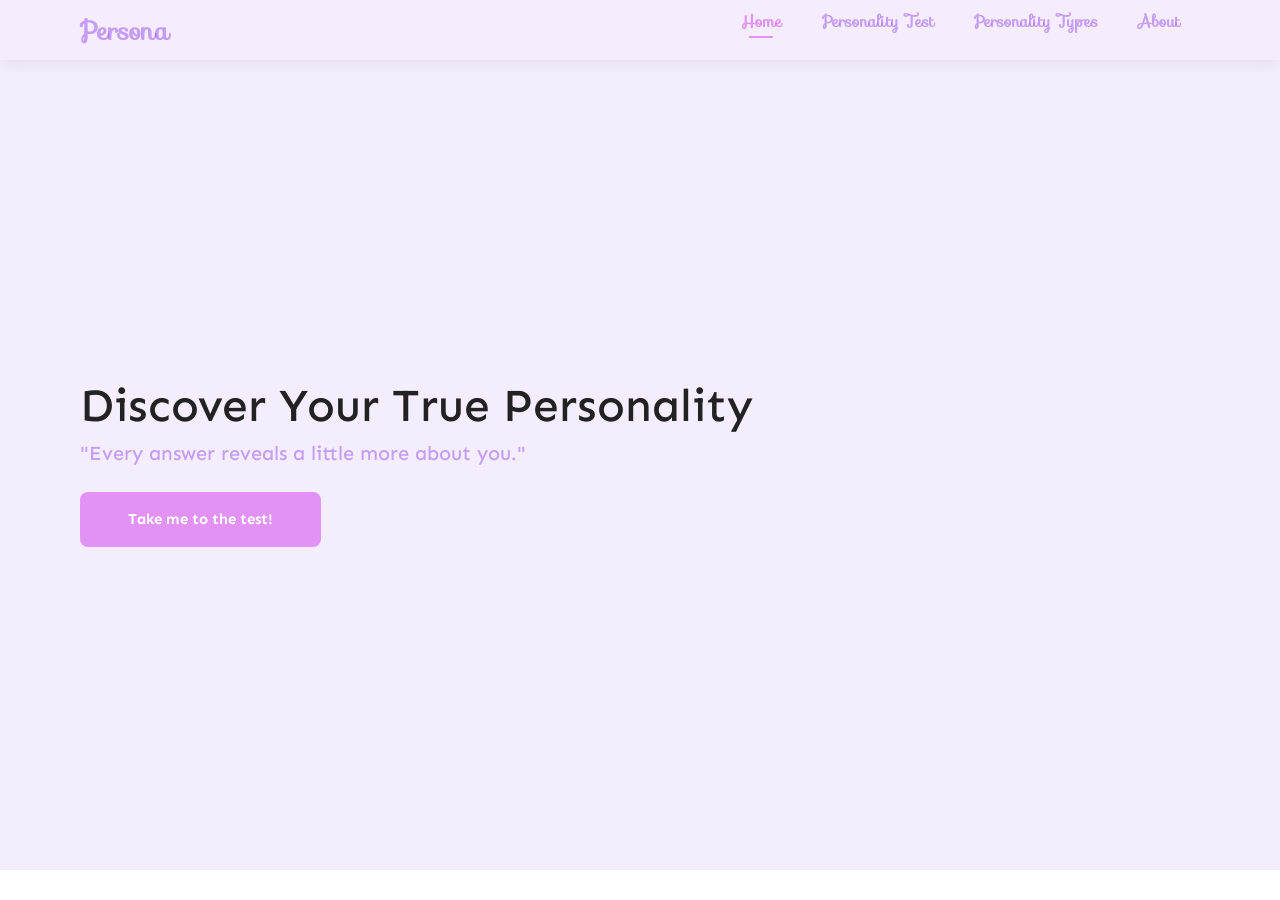
<file: week-8-html-css-javascript/homepage/index.html>
<!DOCTYPE html>

<html lang="en">
    <head>
        <meta charset="UTF-8">
        <meta http-equiv="X-UA-Compatible" content="IE=edge">
        <meta name="viewport" content="width=device-width, initial-scale=1.0">
        <link href="https://cdn.jsdelivr.net/npm/bootstrap@5.3.8/dist/css/bootstrap.min.css" rel="stylesheet" integrity="sha384-sRIl4kxILFvY47J16cr9ZwB07vP4J8+LH7qKQnuqkuIAvNWLzeN8tE5YBujZqJLB" crossorigin="anonymous">
        <script src="https://cdn.jsdelivr.net/npm/bootstrap@5.3.8/dist/js/bootstrap.bundle.min.js"></script>
        <!-- <link rel="stylesheet" href="https://fonts.googleapis.com/css2?family=Material+Symbols+Outlined" /> -->
        <link href="styles.css" rel="stylesheet">
        <script src="script.js" defer></script>
        <title>Persona - Know your personality!</title>
    </head>
    <body>
        <section id="header">
             <a href="index.html">Persona</a>

            <div>
                <ul id="navbar">
                    <li><a class = "active" href="index.html">Home</a></li>
                    <li><a href="test.html">Personality Test</a></li>
                    <li><a href="types.html">Personality Types</a></li>
                    <li><a href="about.html">About</a></li>
                    <img id="close" src="img/close.png" alt="close_icon">
                </ul>
            </div>
            <div id="mobile">
                <img id="bar" src="img/menu.png"  alt="menu_icon">
            </div>
        </section>

        <section id="main">
            <h2>Discover Your True Personality</h2>
            <h4>"Every answer reveals a little more about you."</h4>
            <div class="text-center my-1">
                <button class="btn btn-lg px-5 py-3" id="landOnTest">
                    Take me to the test!
                </button>
            </div>
        </section>

    </body>
</html>
</file>
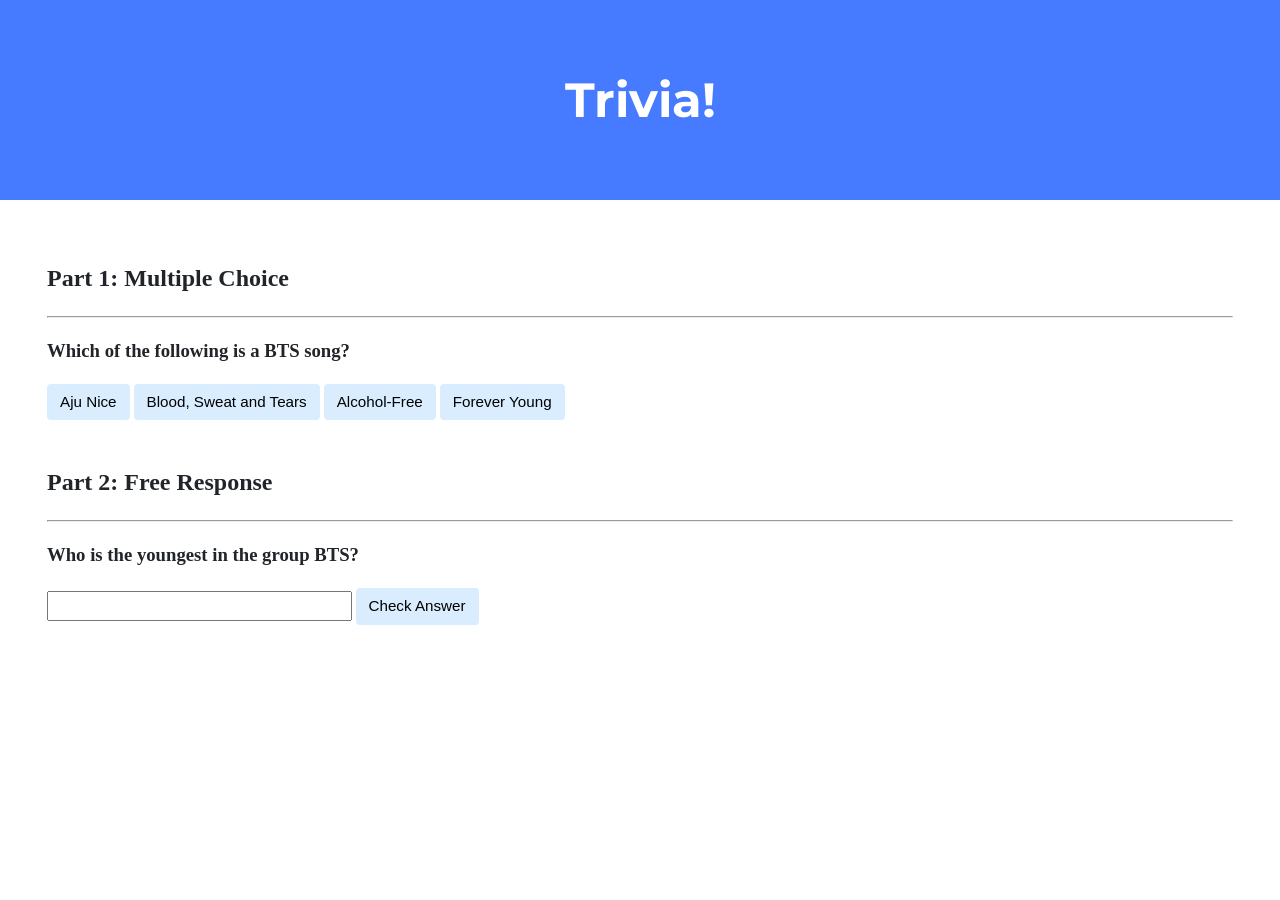
<file: week-8-html-css-javascript/trivia/index.html>
<!DOCTYPE html>

<html lang="en">
    <head>
        <link href="https://fonts.googleapis.com/css2?family=Montserrat:wght@500&display=swap" rel="stylesheet">
        <link href="styles.css" rel="stylesheet">
        <title>Trivia!</title>
        <script>
            // TODO: Add code to check answers to questions
            function checkQ1(val) {
                if(val != "2") {
                    document.querySelector("#mc").innerHTML = "Incorrect";
                    document.querySelector("#b" + val).style.backgroundColor = "red";
                }
                else {
                    document.querySelector("#mc").innerHTML = "Correct!";
                    document.querySelector("#b" + val).style.backgroundColor = "green";
                }
            }

            function checkQ2() {
                let val = document.querySelector("#youngest").value.trim().toLowerCase();
                if(val === "jeon jungkook" ||
                    val === "jeon jung kook" ||
                    val === "jk" ||
                    val === "kookie")
                {
                    document.querySelector("#tx").innerHTML = "Correct!";
                    document.querySelector("#youngest").style.color = "green";
                }
                else {
                    document.querySelector("#tx").innerHTML = "Incorrect";
                    document.querySelector("#youngest").style.color = "red";
                }
            }

        </script>
    </head>
    <body>
        <div class="header">
            <h1>Trivia!</h1>
        </div>

        <div class="container">
            <div class="section">
                <h2>Part 1: Multiple Choice </h2>
                <hr>
                <!-- TODO: Add multiple choice question here -->
                 <h3>Which of the following is a BTS song?</h3><p id="mc"></p>
                 <button id="b1" onClick="checkQ1('1')">Aju Nice</button>
                 <button id="b2" onClick="checkQ1('2')">Blood, Sweat and Tears</button>
                 <button id="b3" onClick="checkQ1('3')">Alcohol-Free</button>
                 <button id="b4" onClick="checkQ1('4')">Forever Young</button>
            </div>

            <div class="section">
                <h2>Part 2: Free Response</h2>
                <hr>
                <!-- TODO: Add free response question here -->
                 <h3>Who is the youngest in the group BTS?</h3><p id="tx"></p>
                 <input type="text" id="youngest">
                 <button onClick="checkQ2()">Check Answer</button>
            </div>
        </div>
    </body>
</html>
</file>
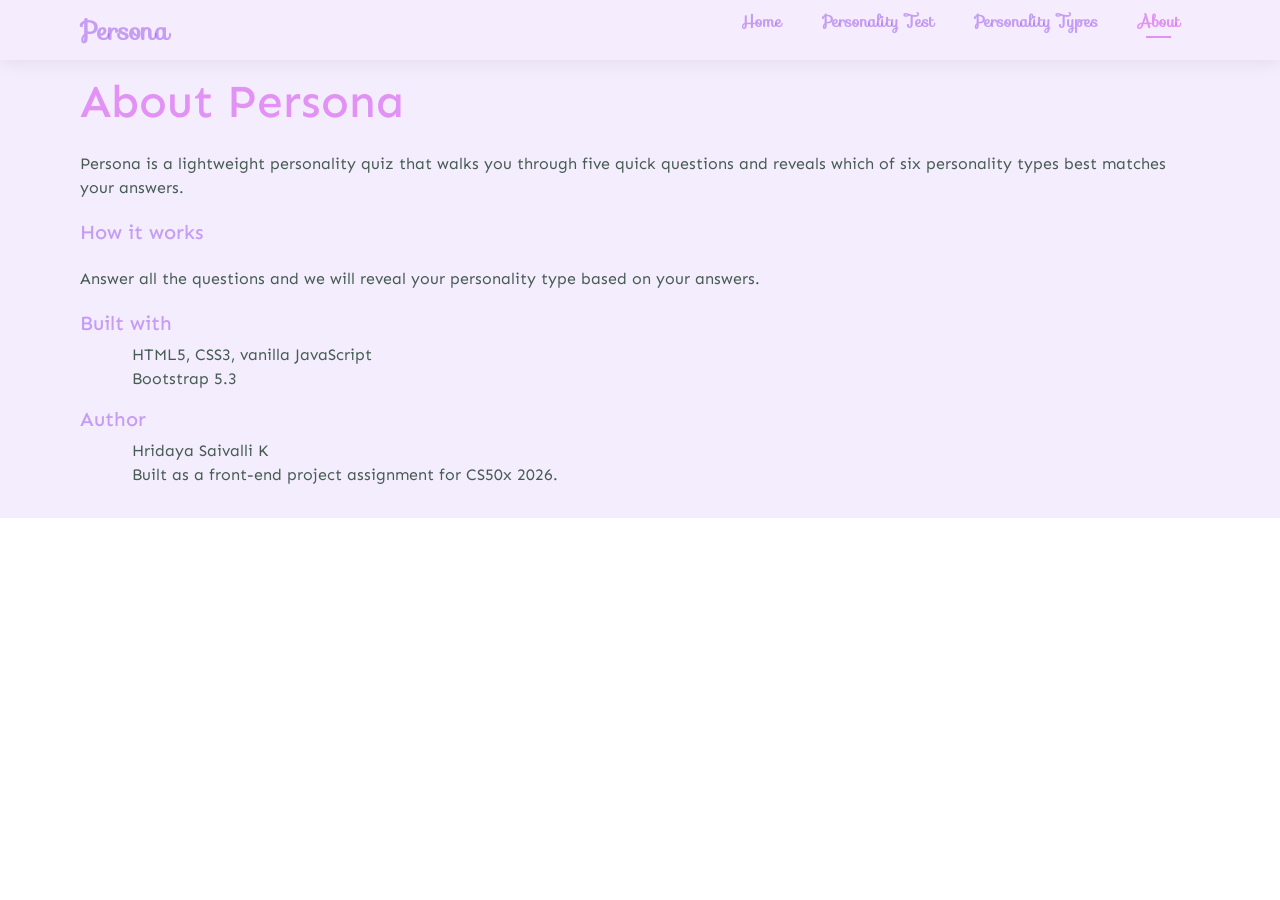
<file: week-8-html-css-javascript/homepage/about.html>
<!DOCTYPE html>

<html lang="en">
    <head>
        <meta charset="UTF-8">
        <meta http-equiv="X-UA-Compatible" content="IE=edge">
        <meta name="viewport" content="width=device-width, initial-scale=1.0">
        <link href="https://cdn.jsdelivr.net/npm/bootstrap@5.3.8/dist/css/bootstrap.min.css" rel="stylesheet" integrity="sha384-sRIl4kxILFvY47J16cr9ZwB07vP4J8+LH7qKQnuqkuIAvNWLzeN8tE5YBujZqJLB" crossorigin="anonymous">
        <script src="https://cdn.jsdelivr.net/npm/bootstrap@5.3.8/dist/js/bootstrap.bundle.min.js"></script>
        <!-- <link rel="stylesheet" href="https://fonts.googleapis.com/css2?family=Material+Symbols+Outlined" /> -->
        <link href="styles.css" rel="stylesheet">
        <script src="script.js" defer></script>
        <title>Persona - Know your personality!</title>
    </head>
    <body>
        <section id="header">
            <a href="index.html">Persona</a>

            <div>
                <ul id="navbar">
                    <li><a href="index.html">Home</a></li>
                    <li><a href="test.html">Personality Test</a></li>
                    <li><a href="types.html">Personality Types</a></li>
                    <li><a class="active" href="about.html">About</a></li>
                    <img id="close" src="img/close.png" alt="close_icon">
                </ul>
            </div>
            <div id="mobile">
                <img id="bar" src="img/menu.png" alt="menu_icon">
            </div>
        </section>

        <section id="about" class="section-p1">
            <h2>About Persona</h2>
            <p>Persona is a lightweight personality quiz that walks you through five quick questions and reveals which of six personality types best matches your answers.</p>

            <h4>How it works</h4>
            <p>Answer all the questions and we will reveal your personality type based on your answers.</p>

            <h4>Built with</h4>
            <ul>
                <li>HTML5, CSS3, vanilla JavaScript</li>
                <li>Bootstrap 5.3</li>
            </ul>

            <h4>Author</h4>
            <ul>
                <li>Hridaya Saivalli K</li>
                <li>Built as a front-end project assignment for CS50x 2026.</li>
            </ul>
        </section>

    </body>
</html>
</file>
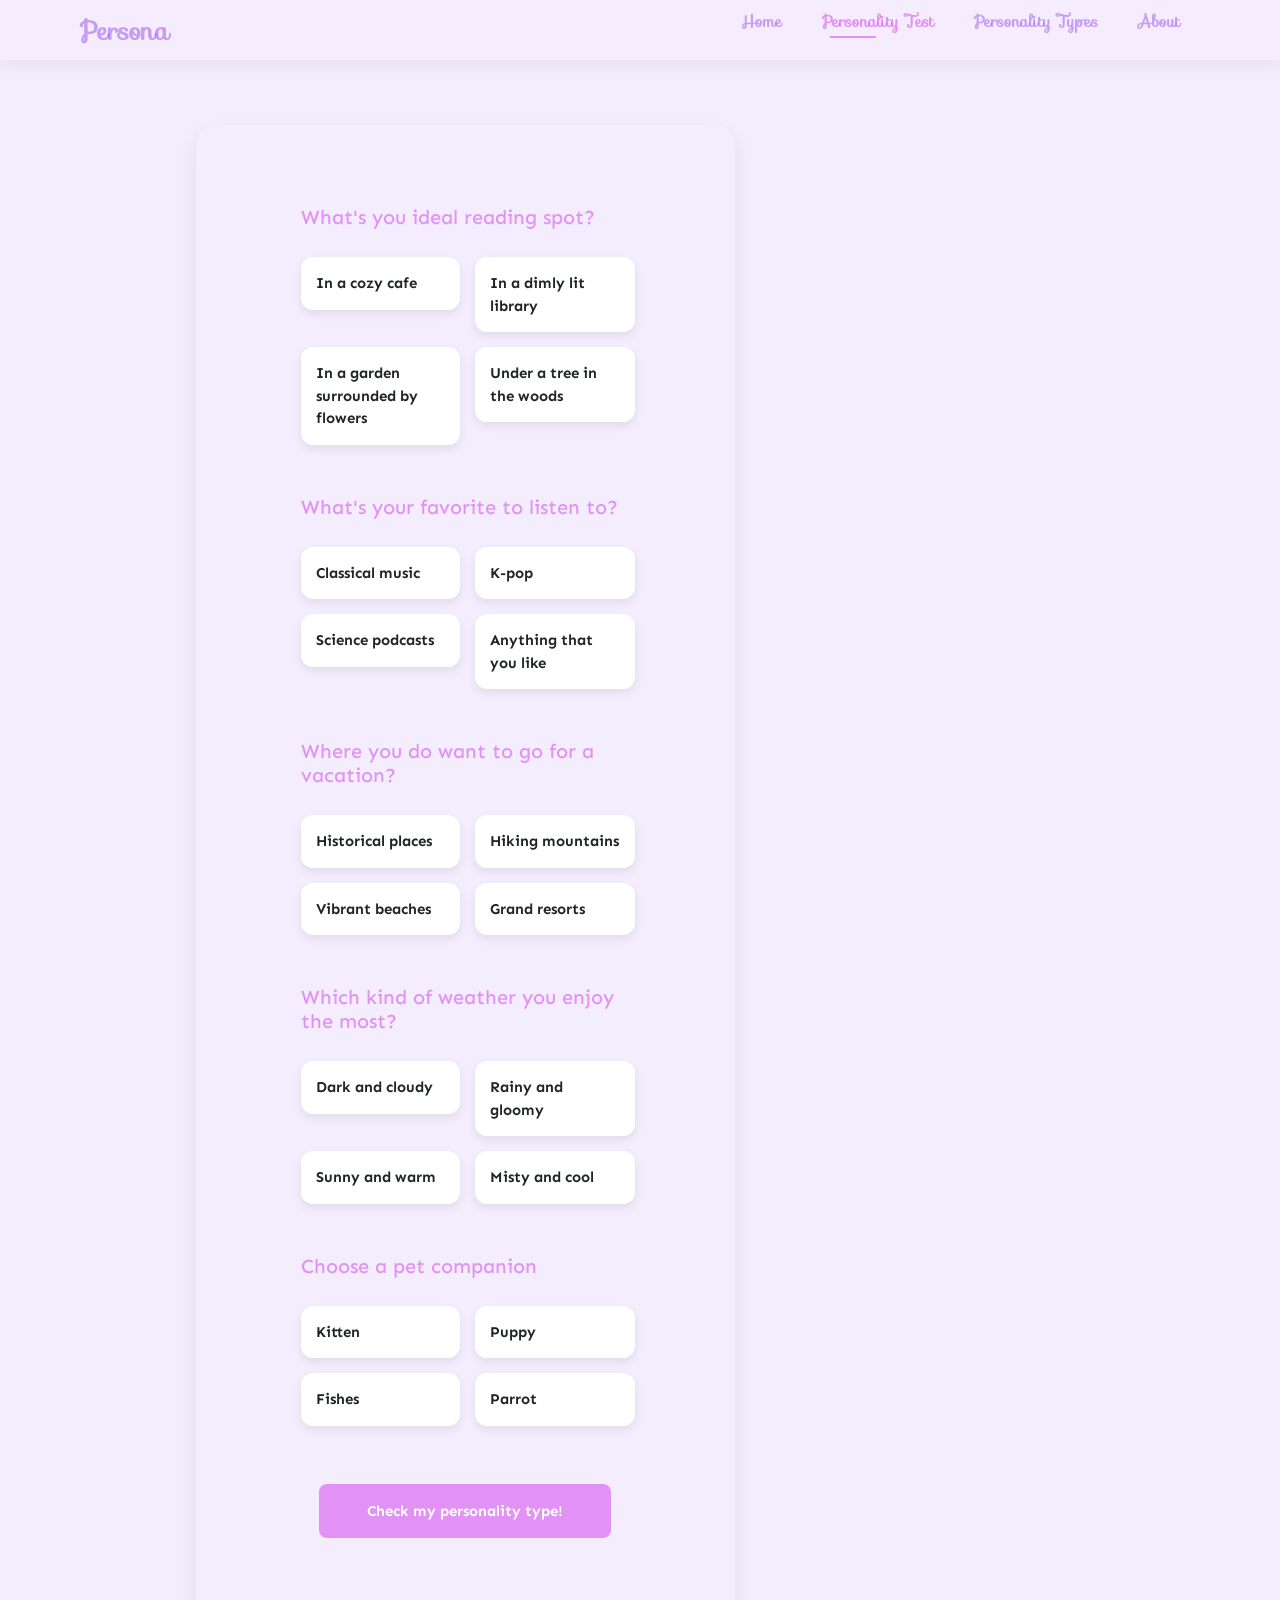
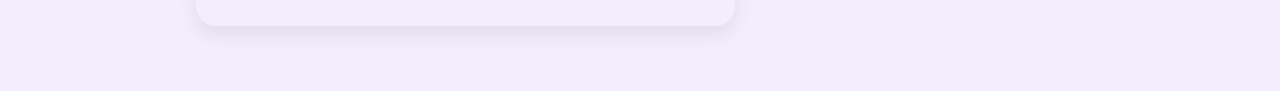
<file: week-8-html-css-javascript/homepage/test.html>
<!DOCTYPE html>

<html lang="en">
    <head>
        <meta charset="UTF-8">
        <meta http-equiv="X-UA-Compatible" content="IE=edge">
        <meta name="viewport" content="width=device-width, initial-scale=1.0">
        <link href="https://cdn.jsdelivr.net/npm/bootstrap@5.3.8/dist/css/bootstrap.min.css" rel="stylesheet" integrity="sha384-sRIl4kxILFvY47J16cr9ZwB07vP4J8+LH7qKQnuqkuIAvNWLzeN8tE5YBujZqJLB" crossorigin="anonymous">
        <script src="https://cdn.jsdelivr.net/npm/bootstrap@5.3.8/dist/js/bootstrap.bundle.min.js"></script>
        <!-- <link rel="stylesheet" href="https://fonts.googleapis.com/css2?family=Material+Symbols+Outlined" /> -->
        <link href="styles.css" rel="stylesheet">
        <script src="script.js" defer></script>
        <title>Persona - Know your personality!</title>
    </head>
    <body>
        <section id="header">
            <a href="index.html">Persona</a>

            <div>
                <ul id="navbar">
                    <li><a href="index.html">Home</a></li>
                    <li><a class="active" href="test.html">Personality Test</a></li>
                    <li><a href="types.html">Personality Types</a></li>
                    <li><a href="about.html">About</a></li>
                    <img id="close" src="img/close.png" alt="close_icon">
                </ul>
            </div>
            <div id="mobile">
                <img id="bar" src="img/menu.png" alt="menu_icon">
            </div>
        </section>


        <section id="test">
            <form id="testForm">
                <div id="questions">
                    <h5 class="question">What's you ideal reading spot?</h5>
                    <div class="options">
                        <span>
                            <input type="radio" id="option11" name="q1" value="3">
                            <label for="option11">In a cozy cafe</label>
                        </span>
                        <span>
                            <input type="radio" id="option21" name="q1" value="5">
                            <label for="option21">In a dimly lit library</label>
                        </span>
                        <span>
                            <input type="radio" id="option31" name="q1" value="1">
                            <label for="option31">In a garden surrounded by flowers</label>
                        </span>
                        <span>
                            <input type="radio" id="option41" name="q1" value="10">
                            <label for="option41">Under a tree in the woods</label>
                        </span>
                    </div>

                    <h5 class="question">What's your favorite to listen to?</h5>
                    <div class="options">
                        <span>
                            <input type="radio" id="option12" name="q2" value="3">
                            <label for="option12">Classical music</label>
                        </span>
                        <span>
                            <input type="radio" id="option22" name="q2" value="1">
                            <label for="option22">K-pop</label>
                        </span>
                        <span>
                            <input type="radio" id="option32" name="q2" value="5">
                            <label for="option32">Science podcasts</label>
                        </span>
                        <span>
                            <input type="radio" id="option42" name="q2" value="10">
                            <label for="option42">Anything that you like</label>
                        </span>
                    </div>

                    <h5 class="question">Where you do want to go for a vacation?</h5>
                    <div class="options">
                        <span>
                            <input type="radio" id="option13" name="q3" value="5">
                            <label for="option13">Historical places</label>
                        </span>
                        <span>
                            <input type="radio" id="option23" name="q3" value="3">
                            <label for="option23">Hiking mountains</label>
                        </span>
                        <span>
                            <input type="radio" id="option33" name="q3" value="1">
                            <label for="option33">Vibrant beaches</label>
                        </span>
                        <span>
                            <input type="radio" id="option43" name="q3" value="10">
                            <label for="option43">Grand resorts</label>
                        </span>
                    </div>

                    <h5 class="question">Which kind of weather you enjoy the most?</h5>
                    <div class="options">
                        <span>
                            <input type="radio" id="option14" name="q4" value="10">
                            <label for="option14">Dark and cloudy</label>
                        </span>
                        <span>
                            <input type="radio" id="option24" name="q4" value="1">
                            <label for="option24">Rainy and gloomy</label>
                        </span>
                        <span>
                            <input type="radio" id="option34" name="q4" value="3">
                            <label for="option34">Sunny and warm</label>
                        </span>
                        <span>
                            <input type="radio" id="option44" name="q4" value="5">
                            <label for="option44">Misty and cool</label>
                        </span>
                    </div>

                    <h5 class="question">Choose a pet companion</h5>
                    <div class="options">
                        <span>
                            <input type="radio" id="option15" name="q5" value="10">
                            <label for="option15">Kitten</label>
                        </span>
                        <span>
                            <input type="radio" id="option25" name="q5" value="1">
                            <label for="option25">Puppy</label>
                        </span>
                        <span>
                            <input type="radio" id="option35" name="q5" value="3">
                            <label for="option35">Fishes</label>
                        </span>
                        <span>
                            <input type="radio" id="option45" name="q5" value="5">
                            <label for="option45">Parrot</label>
                        </span>
                    </div>
                    <div class="text-center my-5">
                        <button class="btn btn-lg px-5 py-3" id="submitTest">
                            Check my personality type!
                        </button>
                    </div>
                </div>
            </form>

            <div id="result" class="text-center">
                <h2 id="resultTitle"></h2>
                <p id="resultDesc"></p>
                <button class="btn btn-lg px-5 py-3" id="retakeTest">
                    Retake the test
                </button>
            </div>
        </section>

    </body>
</html>
</file>
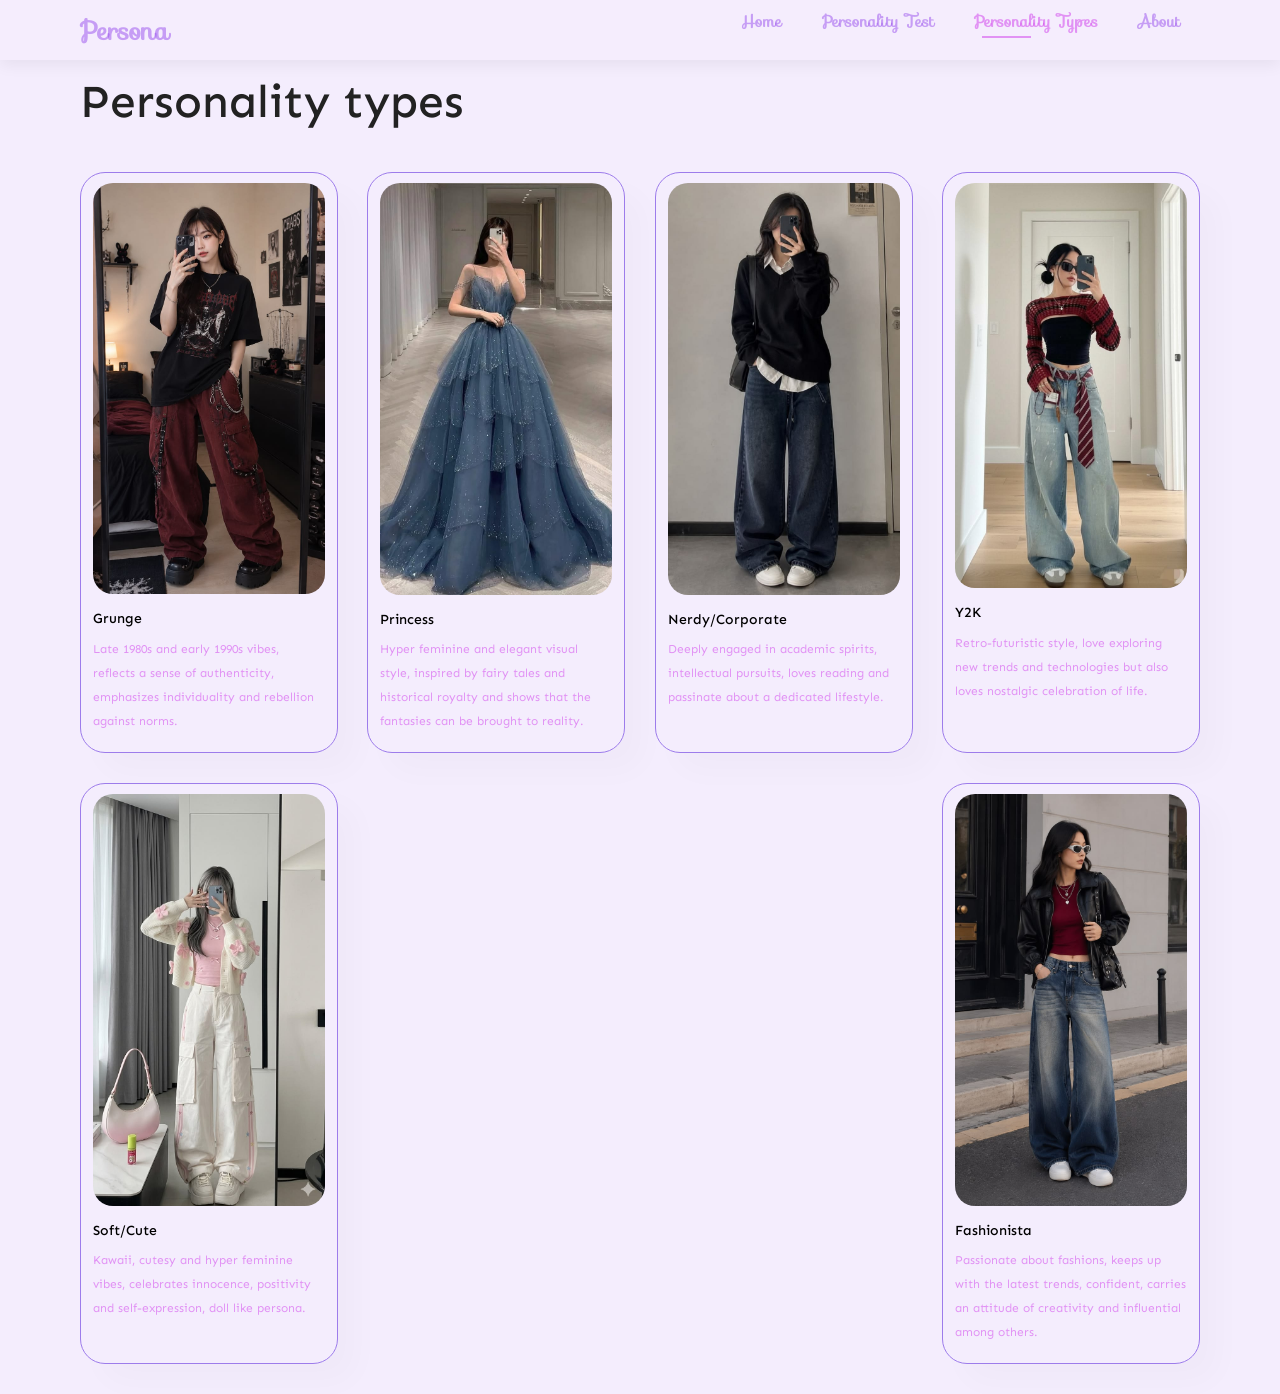
<file: week-8-html-css-javascript/homepage/types.html>
<!DOCTYPE html>

<html lang="en">
    <head>
        <meta charset="UTF-8">
        <meta http-equiv="X-UA-Compatible" content="IE=edge">
        <meta name="viewport" content="width=device-width, initial-scale=1.0">
        <link href="https://cdn.jsdelivr.net/npm/bootstrap@5.3.8/dist/css/bootstrap.min.css" rel="stylesheet" integrity="sha384-sRIl4kxILFvY47J16cr9ZwB07vP4J8+LH7qKQnuqkuIAvNWLzeN8tE5YBujZqJLB" crossorigin="anonymous">
        <script src="https://cdn.jsdelivr.net/npm/bootstrap@5.3.8/dist/js/bootstrap.bundle.min.js"></script>
        <!-- <link rel="stylesheet" href="https://fonts.googleapis.com/css2?family=Material+Symbols+Outlined" /> -->
        <link href="styles.css" rel="stylesheet">
        <script src="script.js" defer></script>
        <title>Persona - Know your personality!</title>
    </head>
    <body>
        <section id="header">
            <a href="index.html">Persona</a>

            <div>
                <ul id="navbar">
                    <li><a href="index.html">Home</a></li>
                    <li><a href="test.html">Personality Test</a></li>
                    <li><a class="active" href="types.html">Personality Types</a></li>
                    <li><a href="about.html">About</a></li>
                    <img id="close" src="img/close.png" alt="close_icon">
                </ul>
            </div>
            <div id="mobile">
                <img id="bar" src="img/menu.png" alt="menu_icon">
            </div>
        </section>

        <section id="types" class="section-p1">
            <h2>Personality types</h2>
            <div class="types-container">
                <div class="type">
                    <img src="img/types/grunge.jpg" alt="grunge">
                    <div class="desc">
                        <h5>Grunge</h5>
                        <span>Late 1980s and early 1990s vibes, reflects a sense of authenticity, emphasizes individuality and rebellion against norms.</span>
                    </div>
                </div>
                <div class="type">
                    <img src="img/types/princess.jpg" alt="princess">
                    <div class="desc">
                        <h5>Princess</h5>
                        <span>Hyper feminine and elegant visual style, inspired by fairy tales and historical royalty and shows that the fantasies can be brought to reality.</span>
                    </div>
                </div>
                <div class="type">
                    <img src="img/types/nerdy.jpg" alt="nerdy">
                    <div class="desc">
                        <h5>Nerdy/Corporate</h5>
                        <span>Deeply engaged in academic spirits, intellectual pursuits, loves reading and passinate about a dedicated lifestyle.</span>
                    </div>
                </div>
                <div class="type">
                    <img src="img/types/y2k.jpg" alt="y2k">
                    <div class="desc">
                        <h5>Y2K</h5>
                        <span>Retro-futuristic style, love exploring new trends and technologies but also loves nostalgic celebration of life.</span>
                    </div>
                </div>
                <div class="type">
                    <img src="img/types/softgirl.jpg" alt="softgirl">
                    <div class="desc">
                        <h5>Soft/Cute</h5>
                        <span>Kawaii, cutesy and hyper feminine vibes, celebrates innocence, positivity and self-expression, doll like persona.</span>
                    </div>
                </div>
                <div class="type">
                    <img src="img/types/fashionista.jpg" alt="fashionista">
                    <div class="desc">
                        <h5>Fashionista</h5>
                        <span>Passionate about fashions, keeps up with the latest trends, confident, carries an attitude of creativity and influential among others.</span>
                    </div>
                </div>

            </div>
        </section>

    </body>
</html>
</file>
<file: week-8-html-css-javascript/homepage/styles.css>
@import url('https://fonts.googleapis.com/css2?family=Sofia&display=swap');
@import url('https://fonts.googleapis.com/css2?family=Sen:wght@400..800&family=Sofia&display=swap');

* {
    margin: 0;
    padding: 0;
    box-sizing: border-box;
    font-family: 'Sen', sans-serif;
}

h1 {
    font-size: 50px;
    line-height: 64px;
    color: #222;
}

h2 {
    font-size: 46px;
    line-height: 54px;
    color: #222;
}

h4 {
    font-size: 20px;
    color: #222;
}

h6 {
    font-weight: 700;
    font-size: 12px;
}

p {
    font-size: 16px;
    color: #465b52;
    margin: 15px 0 20px 0;
}

body {
    width: 100%;
}

#header {
    display: flex;
    align-items: center;
    justify-content: space-between;
    padding: 10px 80px;
    background: #984EED1A;
    box-shadow: 0 5px 15px rgba(0, 0, 0, 0.06);
    z-index: 999;
    position: sticky;
    top: 0;
    left: 0;
}

#header a {
    text-decoration: none;
    font-size: 26px;
    font-weight: 600;
    color: #984EED80;
    font-family: 'Sofia', sans-serif;
}

#navbar {
    display: flex;
    align-items: center;
    justify-content: center;
}

#navbar li {
    list-style: none;
    padding: 0 20px;
    position: relative;
}

#navbar li a {
    text-decoration: none;
    font-size: 16px;
    font-weight: 600;
    color: #984EED80;
    transition: 0.3s ease;
    font-family: 'Sofia', sans-serif;
}

#navbar li a:hover,
#navbar li a.active {
    color: #D34EED91;
}

#navbar li a.active::after,
#navbar li a:hover::after {
    content: "";
    width: 30%;
    height: 2px;
    background: #D34EED91;
    position: absolute;
    bottom: -4px;
    left: 28px;
}

#main {
    background-image: url(img/background1.png);
    height: 90vh;
    width: 100%;
    background-size: cover;
    background-position: top 25% right 0;
    padding: 0 80px;
    display: flex;
    flex-direction: column;
    align-items:flex-start;
    justify-content: center;
}

#main h4 {
    padding-bottom: 15px;
}

#main h4 {
    color: #984EED80;
}

#main button {
    background-color: #D34EED91;
    color: #FFFFFF;
    border: 0;
    padding: 14px 80px 14px 65px;
    cursor: pointer;
    font-weight: 700;
    font-size: 15px;
}

#test {
    background-image: url(img/background1.png);
    width: 100%;
    background-size: cover;
    background-repeat: repeat;
    background-position: top 25% right 0;
    padding: 15px 80px 15px 80px;
    display: flex;
    flex-direction: column;
    align-items:flex-start;
    justify-content: center;
}

#test button {
    background-color: #D34EED91;
    color: #FFFFFF;
    border: 0;
    padding: 14px 80px 14px 65px;
    cursor: pointer;
    font-weight: 700;
    font-size: 15px;
    display: block;
    margin: 0 auto;
}

#questions {
    padding: 14px 80px 14px 65px;
    font-weight: 700;
    font-size: 15px;
    width: 70%;
    margin: 50px auto;
    padding: 40px;
    border-radius: 20px;
    box-shadow: 0 8px 20px rgba(0,0,0,0.08);
}

.question {
    color: #D34EED91;
    padding: 40px 60px 10px 65px;
}

.options {
    display: grid;
    grid-template-columns: repeat(2, 1fr);
    gap: 15px;
    padding: 10px 60px 10px 65px;
}

.options label {
    display: flex;
    align-items: center;
    gap: 10px;

    background: white;
    padding: 15px;
    border-radius: 12px;
    cursor: pointer;

    box-shadow: 0 4px 10px rgba(0,0,0,0.08);
    transition: 0.3s;
}

.options label:hover {
    background: #f3ecff;
    transform: translateY(-2px);
}

.options input[type="radio"] {
    accent-color: #9D7CEB;
    display: none;
}

.options input[type="radio"]:checked + label {
    background-color: #984EED54;
    transform: translateY(-2px);
}

.section-p1 {
    padding: 40px 80px;
}

.section-m1 {
    width: 100%;
}

#types {
    background-image: url(img/background1.png);
    width: 100%;
    background-size: cover;
    background-repeat: repeat;
    background-position: top 25% right 0;
    padding: 15px 80px 15px 80px;
    display: flex;
    flex-direction: column;
    align-items:flex-start;
    justify-content: center;
    text-align: center;
}

#types .type {
    width: 23%;
    min-width: 250px;
    padding: 10px 12px;
    border: 1px solid #9D7CEB;
    border-radius: 25px;
    cursor: pointer;
    box-shadow: 20px 20px 30px rgba(0, 0, 0, 0.02);
    margin: 15px 0;
    transition: 0.2s ease;
}

#types .type:hover {
    box-shadow: 5px 5px 10px #D34BEE91;
}

#types .type img {
    width: 100%;
    border-radius: 20px;
}

#types .type .desc {
    text-align: start;
    padding: 10px 0;
}

#types .type .desc span {
    color: #D34EED91;
    font-size: 12px;
}

#types .type .desc h5 {
    padding-top: 7px;
    color: #000000;
    font-size: 14px;
}

#types .types-container {
    display: flex;
    justify-content: space-between;
    padding-top: 20px;
    flex-wrap: wrap;
}

#mobile {
    display: none;
    align-items: center;
}

#close {
    display: none;
}

#navbar.active {
    right: 0px;
}


#result {
    display: none;
    padding: 14px 80px 14px 65px;
    font-weight: 700;
    font-size: 15px;
    width: 70%;
    margin: 50px auto;
    padding: 40px;
    border-radius: 20px;
    box-shadow: 0 8px 20px rgba(0,0,0,0.08);
}


#result h2 {
    color: #984EED80;
}

#result p {
    max-width: 600px;
    margin: 0 auto 25px auto;
    color: #465b52;
}

#about {
    background-image: url(img/background1.png);
    width: 100%;
    background-size: cover;
    background-repeat: repeat;
    background-position: top 25% right 0;
    padding: 15px 80px 15px 80px;
    display: flex;
    flex-direction: column;
    align-items:flex-start;
    justify-content: center;
}

#about h2 {
    color: #D34EED91;
}

#about h4 {
    color: #984EED80;
}

#about li {
    list-style: none;
    padding: 0 20px;
    position: relative;
    color: #465b52;
}

@media (max-width:799px) {
    #navbar {
        display: flex;
        flex-direction: column;
        align-items: flex-start;
        justify-content: flex-start;
        position: fixed;
        top: 0;
        right: -300px;
        height: 100vh;
        width: 300px;
        background-color: #F4EDFD;
        box-shadow: 0 40px 60px rgba(0, 0, 0, 0.1);
        padding: 80px 0 0 10px;
        transition: 0.3s;
    }

    #navbar li {
        margin-bottom: 25px;
    }

    #mobile {
        display: flex;
        align-items: center;
    }

    #mobile img {
        /* color: #984EED80;
        font-size: 32px; */
        cursor: pointer;
    }

    #close {
        display: initial;
        position: absolute;
        top: 30px;
        left: 30px;
        font-size: 24px;
    }

    #result {
        align-items: center;
        width: 100%;
        padding: 40px;
        border-radius: 20px;
        box-shadow: 0 8px 20px rgba(0,0,0,0.08);
    }

    .result {
        height: 100vh;
    }

    #about {
        height: 100vh;
    }
}

@media (max-width:477px) {
    #header {
        padding: 10px 30px;
    }

    h1 {
        font-size: 38px;
    }

    h2 {
        font-size: 32px;
    }

    #main {
        height: 100vh;
    }

    #close {
        display: initial;
        position: absolute;
        top: 30px;
        left: 30px;
        font-size: 24px;
    }

    #test {
        padding: 15px 20px 15px 20px;
    }

    .question {
        color: #D34EED91;
        padding: 10px 20px 10px 20px;
    }

    .options {
        display: grid;
        grid-template-columns: repeat(1, 1fr);
        gap: 15px;
        padding: 10px 20px 10px 20px;
    }

    #result {
        width: 70%;
        padding: 20px;
        border-radius: 20px;
        box-shadow: 0 8px 20px rgba(0,0,0,0.08);
    }

    .result {
        height: 100vh;
    }

    #about {
        height: 100%;
    }
}
</file>
<file: week-8-html-css-javascript/trivia/styles.css>
body {
    background-color: #fff;
    color: #212529;
    font-size: 1rem;
    font-weight: 400;
    line-height: 1.5;
    margin: 0;
    text-align: left;
}

.container {
    margin-left: auto;
    margin-right: auto;
    padding-left: 15px;
    padding-right: 15px;
}

.header {
    background-color: #477bff;
    color: #fff;
    margin-bottom: 2rem;
    padding: 2rem 1rem;
    text-align: center;
}

.section {
    padding: 0.5rem 2rem 1rem 2rem;
}

.section:hover {
    background-color: #f5f5f5;
    transition: color 2s ease-in-out, background-color 0.15s ease-in-out;
}

h1 {
    font-family: 'Montserrat', sans-serif;
    font-size: 48px;
}

button, input[type="submit"] {
    background-color: #d9edff;
    border: 1px solid transparent;
    border-radius: 0.25rem;
    font-size: 0.95rem;
    font-weight: 400;
    line-height: 1.5;
    padding: 0.375rem 0.75rem;
    text-align: center;
    transition: color 0.15s ease-in-out, background-color 0.15s ease-in-out, border-color 0.15s ease-in-out, box-shadow 0.15s ease-in-out;
    vertical-align: middle;
}


input[type="text"] {
    line-height: 1.8;
    width: 25%;
}

input[type="text"]:hover {
    background-color: #f5f5f5;
    transition: color 2s ease-in-out, background-color 0.15s ease-in-out;
}
</file>
